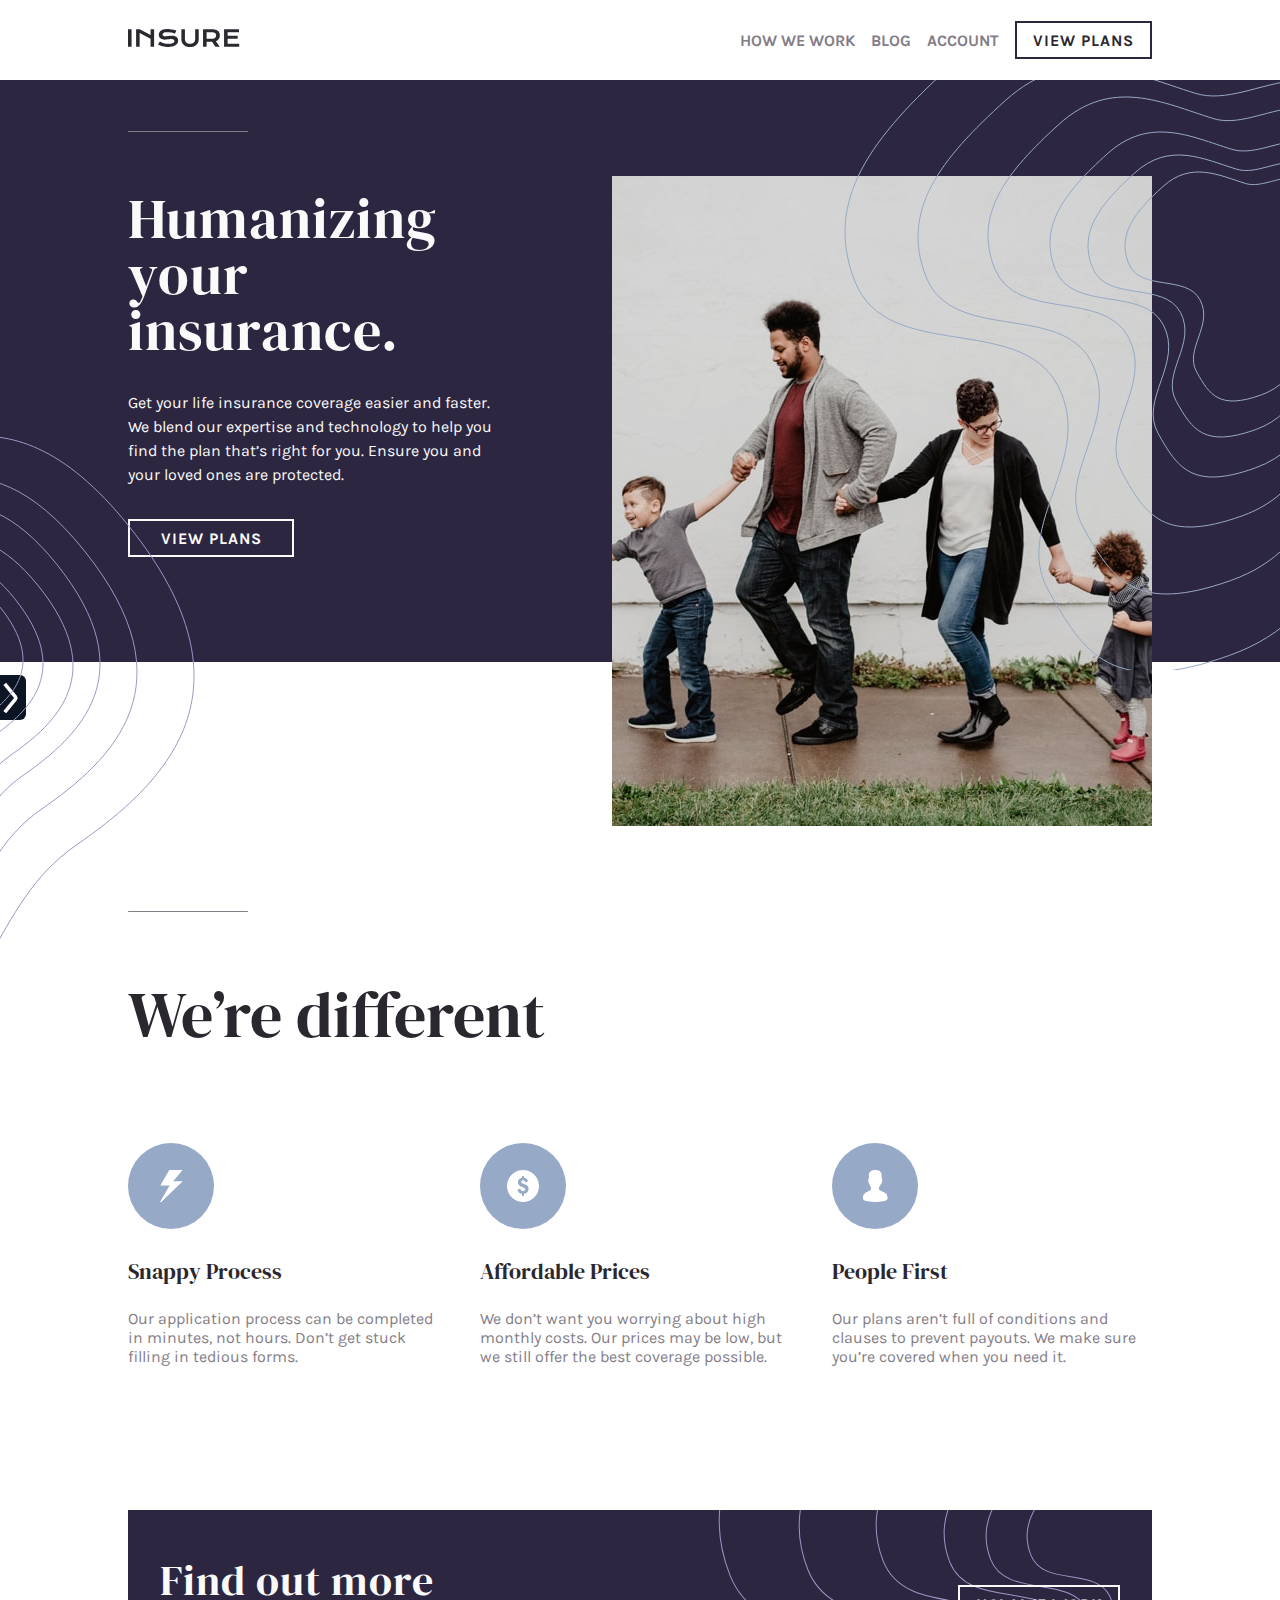
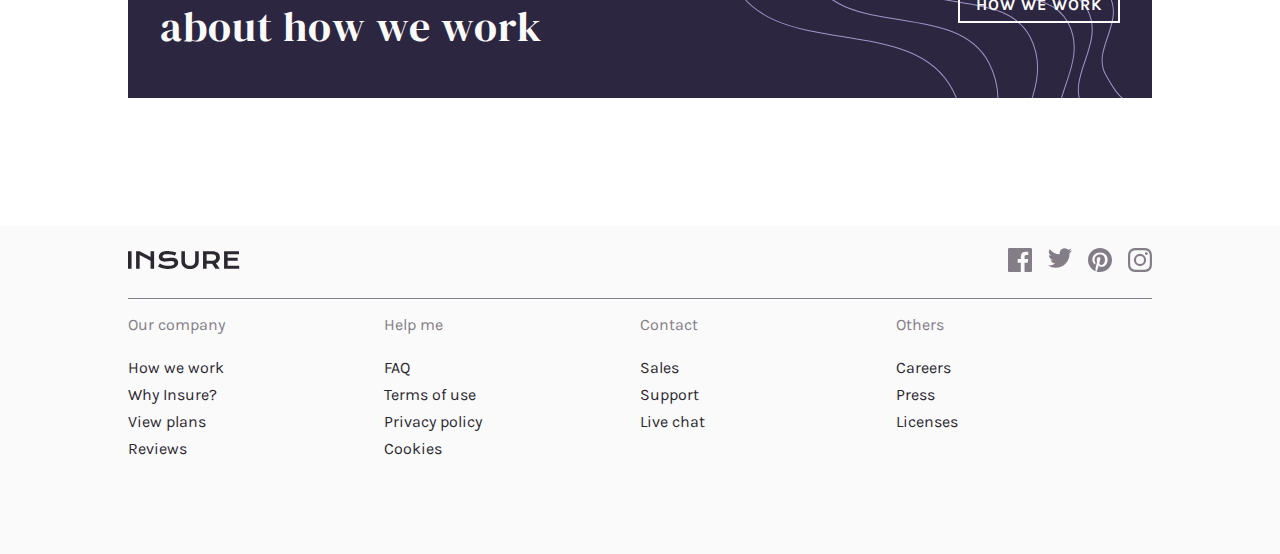
<file: insure-landing-page-master/index.html>
<!DOCTYPE html>
<html lang="en">
  <head>
    <meta charset="UTF-8" />
    <meta name="viewport" content="width=device-width, initial-scale=1.0" />
    <meta name="description" content="insure landing page" />
    <link rel="icon" type="image/png" sizes="32x32" href="./images/favicon-32x32.png" />
    <link rel="stylesheet" href="css/style.css" />
    <title>Frontend Mentor | Insure landing page | mohamedfarids</title>
  </head>
  <body>
    <nav>
      <div class="container">
        <div class="nav">
          <div class="nav__logo">
            <svg xmlns="http://www.w3.org/2000/svg" width="112" height="18">
              <path
                fill="#2C2830"
                d="M0 .224h3.578v17.53H0V.223zm8.086 0h3.555l10.923 5.72V.224h3.556v17.53h-3.556V9.711L11.641 4.026v13.727H8.086V.224zm23.81 12.314c.635.36 1.28.683 1.934.97.654.288 1.333.531 2.035.73.703.198 1.442.349 2.215.454.774.104 1.599.157 2.473.157 1.054 0 1.952-.07 2.692-.208.74-.138 1.344-.329 1.811-.572.467-.243.808-.533 1.02-.869.214-.336.32-.703.32-1.1 0-.635-.265-1.137-.796-1.507-.53-.37-1.35-.556-2.456-.556-.486 0-.998.032-1.537.096l-.811.1-.82.107a97.03 97.03 0 01-1.626.208c-.535.063-1.038.095-1.509.095-.785 0-1.538-.1-2.26-.303a5.98 5.98 0 01-1.917-.908 4.5 4.5 0 01-1.33-1.514c-.328-.606-.493-1.312-.493-2.12 0-.478.066-.953.196-1.424.131-.471.34-.922.628-1.352.288-.43.66-.83 1.116-1.2a6.682 6.682 0 011.655-.958c.646-.27 1.394-.48 2.243-.634.848-.153 1.814-.23 2.899-.23.785 0 1.573.043 2.366.129.792.086 1.564.207 2.316.364.751.157 1.475.346 2.17.567.695.22 1.342.465 1.94.734l-1.559 2.871a16.689 16.689 0 00-1.592-.6 18.789 18.789 0 00-1.783-.476 20.428 20.428 0 00-1.924-.32 17.169 17.169 0 00-2.024-.118c-.98 0-1.785.071-2.417.213-.632.143-1.135.324-1.508.544-.374.221-.634.468-.78.74a1.714 1.714 0 00-.219.814c0 .523.236.951.707 1.284.471.333 1.189.499 2.153.499.39 0 .836-.028 1.34-.084l.777-.089.816-.096a72.218 72.218 0 011.705-.185c.58-.056 1.142-.084 1.688-.084 1.031 0 1.945.115 2.742.347.796.232 1.463.563 2.001.993.539.43.946.95 1.223 1.559.277.609.415 1.291.415 2.046 0 1.01-.234 1.909-.701 2.698-.467.788-1.133 1.454-1.996 1.996-.864.542-1.905.953-3.124 1.233-1.218.28-2.575.421-4.07.421-.988 0-1.952-.062-2.894-.185a21.57 21.57 0 01-2.709-.527 20.3 20.3 0 01-2.467-.819A17.998 17.998 0 0130 15.421l1.895-2.883zM53.382.224h3.555V9.88c0 .793.109 1.498.326 2.114.216.617.54 1.139.97 1.565.43.426.962.75 1.598.97.635.22 1.375.33 2.22.33.838 0 1.576-.11 2.215-.33.64-.22 1.174-.544 1.604-.97.43-.426.753-.948.97-1.565.217-.616.325-1.321.325-2.114V.224h3.555v10.083c0 1.15-.194 2.198-.583 3.14a6.668 6.668 0 01-1.693 2.422c-.74.673-1.647 1.193-2.72 1.559-1.073.366-2.297.55-3.673.55-1.375 0-2.6-.184-3.673-.55-1.072-.366-1.979-.886-2.72-1.559a6.668 6.668 0 01-1.693-2.422c-.388-.942-.583-1.99-.583-3.14V.224zm21.667 0h8.916c1.346 0 2.513.14 3.5.42.986.281 1.805.687 2.455 1.218a4.907 4.907 0 011.453 1.94c.318.762.476 1.626.476 2.59 0 .651-.078 1.27-.235 1.857a5.512 5.512 0 01-.723 1.62 5.526 5.526 0 01-1.228 1.318 6.677 6.677 0 01-1.739.959l3.813 5.607h-4.351l-3.297-4.98-5.484-.01v4.99H75.05V.224zm9.006 9.466c.673 0 1.262-.079 1.766-.236.505-.157.928-.377 1.268-.661.34-.285.594-.63.762-1.038a3.54 3.54 0 00.253-1.362c0-.98-.337-1.737-1.01-2.272-.673-.534-1.686-.801-3.039-.801h-5.45v6.37h5.45zm12-9.466h14.927v3.118H99.611v3.5h10.071v2.926h-10.07v4.879h11.607v3.106H96.056V.224z"
              />
            </svg>
          </div>
          <button class="menu-btn" aria-label="toggle menu">
            <span class="menu-btn__open">
              <svg xmlns="http://www.w3.org/2000/svg" width="32" height="32">
                <g fill="none" fill-rule="evenodd">
                  <path
                    fill="#FFF"
                    stroke="#2C2830"
                    stroke-width="1.5"
                    d="M.75.75h30.5v30.5H.75z"
                  />
                  <g fill="#2C2830"><path d="M8 10h16v1.5H8zM8 15h16v1.5H8zM8 20h16v1.5H8z" /></g>
                </g>
              </svg>
            </span>
            <span class="menu-btn__close">
              <svg xmlns="http://www.w3.org/2000/svg" width="32" height="32">
                <g fill="none" fill-rule="evenodd">
                  <path
                    fill="#FFF"
                    stroke="#2C2830"
                    stroke-width="1.5"
                    d="M.75.75h30.5v30.5H.75z"
                  />
                  <g fill="#2C2830">
                    <path d="M10.873 9.563l11.314 11.314-1.06 1.06L9.813 10.623z" />
                    <path d="M9.813 20.877L21.127 9.563l1.06 1.06-11.314 11.314z" />
                  </g>
                </g>
              </svg>
            </span>
          </button>
          <ul class="nav__links">
            <li class="nav__link"><a href="#how-we-work"> How we work </a></li>
            <li class="nav__link"><a href="#"> Blog </a></li>
            <li class="nav__link"><a href="#"> Account </a></li>
            <li class="nav__link btn violet--btn"><a href="#"> View plans </a></li>
          </ul>
        </div>
      </div>
    </nav>
    <header>
      <svg
        xmlns="http://www.w3.org/2000/svg"
        width="436"
        height="590"
        class="bg-battern-intro-right"
      >
        <g fill="none" fill-rule="evenodd" stroke="#96A9C6">
          <path
            d="M341.639-24.675c-75.703-23.693-153.543-63.212-233.235 8.97C28.71 56.477-21.39 119.709 10.964 201.522c32.354 81.814 164.422 30.855 202.794 103.977 38.373 73.122-45.94 139.485-9.591 204.563 36.35 65.078 64.3 106.787 181.115 65.409 116.816-41.379 106.045-146.664 194.878-208.318 88.833-61.654 184.944-153.953 53.046-318.647S417.341-.98 341.64-24.674z"
          />
          <path
            d="M351.105 13.249c-61.583-19.24-124.905-51.33-189.734 7.283C96.543 79.146 55.786 130.491 82.105 196.925c26.32 66.434 133.755 25.055 164.971 84.43 31.216 59.377-37.372 113.266-7.802 166.11 29.57 52.845 52.306 86.713 147.334 53.113 95.028-33.6 86.267-119.094 158.53-169.158 72.265-50.064 150.45-125.012 43.153-258.747S412.688 32.489 351.105 13.249z"
          />
          <path
            d="M368.812 38.417C318.85 22.72 267.478-3.465 214.883 44.36c-52.594 47.825-85.66 89.72-64.307 143.926 21.353 54.206 108.513 20.443 133.838 68.89 25.325 48.448-30.32 92.418-6.33 135.536 23.99 43.117 42.436 70.752 119.531 43.336 77.095-27.415 69.987-97.173 128.614-138.022 58.627-40.85 122.058-102.003 35.009-211.122-87.049-109.12-142.465-32.788-192.426-48.487z"
          />
          <path
            d="M387.316 69.184c-40.295-12.596-81.728-33.603-124.147 4.768-42.419 38.371-69.087 71.984-51.865 115.475 17.221 43.491 87.518 16.402 107.943 55.273 20.425 38.87-24.453 74.148-5.105 108.743s34.225 56.767 96.404 34.77c62.179-21.996 56.446-77.965 103.73-110.739 47.284-32.774 98.442-81.839 28.236-169.388-70.207-87.55-114.901-26.307-155.196-38.902z"
          />
          <path
            d="M392.083 89.046c-32.91-10.295-66.749-27.467-101.393 3.897-34.643 31.365-56.424 58.84-42.358 94.389 14.065 35.549 71.477 13.407 88.158 45.179 16.682 31.772-19.971 60.609-4.17 88.886 15.803 28.277 27.953 46.4 78.735 28.42 50.782-17.979 46.1-63.727 84.718-90.516 38.617-26.79 80.398-66.895 23.06-138.457-57.339-71.562-93.841-21.503-126.75-31.798z"
          />
          <path
            d="M401.225 103.406c-26.718-8.36-54.191-22.305-82.318 3.165-28.127 25.47-45.81 47.78-34.39 76.649 11.419 28.868 58.03 10.887 71.574 36.688 13.544 25.8-16.214 49.217-3.385 72.18 12.83 22.963 22.694 37.68 63.923 23.08 41.229-14.6 37.428-51.75 68.78-73.505 31.353-21.755 65.275-54.323 18.723-112.435-46.553-58.112-76.188-17.462-102.907-25.822z"
          />
        </g>
      </svg>
      <svg
        xmlns="http://www.w3.org/2000/svg"
        width="195"
        height="504"
        class="bg-battern-intro-left"
      >
        <g fill="none" fill-rule="evenodd" stroke="#9E96C6">
          <path
            d="M-162.361 17.325c-75.703-23.693-153.543-63.212-233.235 8.97-79.693 72.182-129.794 135.414-97.44 217.227 32.354 81.814 164.422 30.855 202.794 103.977 38.373 73.122-45.94 139.485-9.591 204.563 36.35 65.078 64.3 106.787 181.115 65.409C-1.902 576.092-12.673 470.807 76.16 409.153c88.833-61.654 184.944-153.953 53.046-318.647S-86.659 41.02-162.36 17.326z"
          />
          <path
            d="M-152.895 55.249c-61.583-19.24-124.905-51.33-189.734 7.283-64.828 58.614-105.585 109.959-79.266 176.393 26.32 66.434 133.755 25.055 164.971 84.43 31.216 59.377-37.372 113.266-7.802 166.11 29.57 52.845 52.306 86.713 147.334 53.113 95.028-33.6 86.267-119.094 158.53-169.158 72.265-50.064 150.45-125.012 43.153-258.747S-91.312 74.489-152.895 55.249z"
          />
          <path
            d="M-135.188 80.417C-185.15 64.72-236.522 38.535-289.117 86.36c-52.594 47.825-85.66 89.72-64.307 143.926 21.353 54.206 108.513 20.443 133.838 68.89 25.325 48.448-30.32 92.418-6.33 135.536 23.99 43.117 42.436 70.752 119.531 43.336 77.095-27.415 69.987-97.173 128.614-138.022 58.627-40.85 122.058-102.003 35.009-211.122-87.049-109.12-142.465-32.788-192.426-48.487z"
          />
          <path
            d="M-116.684 111.184c-40.295-12.596-81.728-33.603-124.147 4.768-42.419 38.371-69.087 71.984-51.865 115.475 17.221 43.491 87.518 16.402 107.943 55.273 20.425 38.87-24.453 74.148-5.105 108.743s34.225 56.767 96.404 34.77c62.179-21.996 56.446-77.965 103.73-110.739 47.284-32.774 98.442-81.839 28.236-169.388-70.207-87.55-114.901-26.307-155.196-38.902z"
          />
          <path
            d="M-111.917 131.046c-32.91-10.295-66.749-27.467-101.393 3.897-34.643 31.365-56.424 58.84-42.358 94.389 14.065 35.549 71.477 13.407 88.158 45.179 16.682 31.772-19.971 60.609-4.17 88.886 15.803 28.277 27.953 46.4 78.735 28.42 50.782-17.979 46.1-63.727 84.718-90.516 38.617-26.79 80.398-66.895 23.06-138.457-57.339-71.562-93.841-21.503-126.75-31.798z"
          />
          <path
            d="M-102.775 145.406c-26.718-8.36-54.191-22.305-82.318 3.165-28.127 25.47-45.81 47.78-34.39 76.649 11.419 28.868 58.03 10.887 71.574 36.688 13.544 25.8-16.214 49.217-3.385 72.18 12.83 22.963 22.694 37.68 63.923 23.08 41.229-14.6 37.428-51.75 68.78-73.505C12.762 261.908 46.684 229.34.132 171.228c-46.553-58.112-76.188-17.462-102.907-25.822z"
          />
        </g>
      </svg>
      <img src="./images/image-intro-desktop.jpg" alt="" class="header-img-mobile" />
      <div class="container">
        <div class="main-header">
          <div class="header-info">
            <h1 class="header-info__heading">Humanizing your insurance.</h1>
            <p class="header-info__subtitle">
              Get your life insurance coverage easier and faster. We blend our expertise and
              technology to help you find the plan that’s right for you. Ensure you and your loved
              ones are protected.
            </p>
            <a class="header-info__btn btn"> View plans </a>
          </div>
          <div class="header-img-container">
            <img src="./images/image-intro-desktop.jpg" alt="" class="main-header__img" />
          </div>
        </div>
      </div>
    </header>
    <section>
      <div class="container">
        <div class="features">
          <h2 class="features__heading">We’re different</h2>
          <div class="feature">
            <div class="feature__icon">
              <svg xmlns="http://www.w3.org/2000/svg" width="86" height="86">
                <g fill="none" fill-rule="evenodd">
                  <circle cx="43" cy="43" r="43" fill="#96A9C6" />
                  <path
                    fill="#FFF"
                    fill-rule="nonzero"
                    d="M32 59h1.195l21.072-20.146c.276-.356.123-.534-.46-.534H45.11l9.158-10.786c.276-.356.061-.534-.612-.534h-11.67c-.337 0-.613.119-.888.356l-8.515 14.645c-.061.356.122.534.582.534h8.423L32 59z"
                  />
                </g>
              </svg>
            </div>
            <h3 class="feature__heading">Snappy Process</h3>
            <p class="feature__desc">
              Our application process can be completed in minutes, not hours. Don’t get stuck
              filling in tedious forms.
            </p>
          </div>
          <div class="feature">
            <div class="feature__icon">
              <svg xmlns="http://www.w3.org/2000/svg" width="86" height="86">
                <g fill="none" fill-rule="evenodd">
                  <circle cx="43" cy="43" r="43" fill="#96A9C6" />
                  <path
                    fill="#FFF"
                    fill-rule="nonzero"
                    d="M43 27c-8.836 0-16 7.164-16 16s7.164 16 16 16c8.838 0 16-7.164 16-16s-7.162-16-16-16zm4.363 22.178c-.787.883-1.924 1.402-3.41 1.558V53H42.06v-2.252c-2.479-.254-4.012-1.695-4.604-4.32l2.93-.764c.271 1.65 1.17 2.475 2.695 2.475.713 0 1.24-.176 1.576-.53a1.79 1.79 0 00.504-1.279c0-.518-.168-.91-.504-1.176-.336-.267-1.084-.605-2.242-1.015-1.04-.362-1.855-.717-2.441-1.073a4.032 4.032 0 01-1.428-1.48c-.365-.637-.549-1.379-.549-2.223 0-1.107.328-2.105.98-2.992.653-.885 1.68-1.426 3.083-1.623V33h1.894v1.748c2.117.254 3.488 1.451 4.111 3.594l-2.609 1.07c-.51-1.469-1.295-2.203-2.361-2.203-.535 0-.965.164-1.287.492a1.636 1.636 0 00-.487 1.194c0 .476.157.841.47 1.097.31.254.98.569 2.003.946 1.125.41 2.008.798 2.647 1.164a4.16 4.16 0 011.533 1.513c.38.645.572 1.397.572 2.258 0 1.322-.395 2.424-1.182 3.305z"
                  />
                </g>
              </svg>
            </div>
            <h3 class="feature__heading">Affordable Prices</h3>
            <p class="feature__desc">
              We don’t want you worrying about high monthly costs. Our prices may be low, but we
              still offer the best coverage possible.
            </p>
          </div>
          <div class="feature">
            <div class="feature__icon">
              <svg xmlns="http://www.w3.org/2000/svg" width="86" height="86">
                <g fill="none" fill-rule="evenodd">
                  <circle cx="43" cy="43" r="43" fill="#96A9C6" />
                  <path
                    fill="#FFF"
                    fill-rule="nonzero"
                    d="M52.874 49.874l-5.095-2.547c-.48-.24-.779-.724-.779-1.261v-1.804c.122-.149.25-.32.383-.507.661-.933 1.19-1.972 1.576-3.093a2.116 2.116 0 001.241-1.929V36.6c0-.514-.192-1.011-.533-1.4v-2.837c.03-.293.147-2.04-1.116-3.48C47.455 27.633 45.678 27 43.267 27c-2.412 0-4.19.634-5.285 1.883-1.263 1.44-1.145 3.187-1.115 3.48V35.2a2.127 2.127 0 00-.534 1.4v2.133c0 .65.295 1.255.799 1.658.488 1.935 1.51 3.392 1.868 3.86v1.765c0 .516-.282.99-.734 1.237l-4.758 2.596A4.81 4.81 0 0031 54.073V55.8c0 2.531 8.024 3.2 12.267 3.2 4.242 0 12.266-.669 12.266-3.2v-1.623a4.786 4.786 0 00-2.659-4.303z"
                  />
                </g>
              </svg>
            </div>
            <h3 class="feature__heading">People First</h3>
            <p class="feature__desc">
              Our plans aren’t full of conditions and clauses to prevent payouts. We make sure
              you’re covered when you need it.
            </p>
          </div>
        </div>
      </div>
    </section>

    <section id="how-we-work">
      <div class="container">
        <div class="how-we-work-section">
          <h2 class="how-we-work-section__heading">Find out more about how we work</h2>
          <a href="#" class="btn">How we work</a>
        </div>
      </div>
    </section>

    <footer>
      <div class="container">
        <div class="main-footer">
          <header class="main-footer__header">
            <div class="footer__logo">
              <svg xmlns="http://www.w3.org/2000/svg" width="112" height="18">
                <path
                  fill="#2C2830"
                  d="M0 .224h3.578v17.53H0V.223zm8.086 0h3.555l10.923 5.72V.224h3.556v17.53h-3.556V9.711L11.641 4.026v13.727H8.086V.224zm23.81 12.314c.635.36 1.28.683 1.934.97.654.288 1.333.531 2.035.73.703.198 1.442.349 2.215.454.774.104 1.599.157 2.473.157 1.054 0 1.952-.07 2.692-.208.74-.138 1.344-.329 1.811-.572.467-.243.808-.533 1.02-.869.214-.336.32-.703.32-1.1 0-.635-.265-1.137-.796-1.507-.53-.37-1.35-.556-2.456-.556-.486 0-.998.032-1.537.096l-.811.1-.82.107a97.03 97.03 0 01-1.626.208c-.535.063-1.038.095-1.509.095-.785 0-1.538-.1-2.26-.303a5.98 5.98 0 01-1.917-.908 4.5 4.5 0 01-1.33-1.514c-.328-.606-.493-1.312-.493-2.12 0-.478.066-.953.196-1.424.131-.471.34-.922.628-1.352.288-.43.66-.83 1.116-1.2a6.682 6.682 0 011.655-.958c.646-.27 1.394-.48 2.243-.634.848-.153 1.814-.23 2.899-.23.785 0 1.573.043 2.366.129.792.086 1.564.207 2.316.364.751.157 1.475.346 2.17.567.695.22 1.342.465 1.94.734l-1.559 2.871a16.689 16.689 0 00-1.592-.6 18.789 18.789 0 00-1.783-.476 20.428 20.428 0 00-1.924-.32 17.169 17.169 0 00-2.024-.118c-.98 0-1.785.071-2.417.213-.632.143-1.135.324-1.508.544-.374.221-.634.468-.78.74a1.714 1.714 0 00-.219.814c0 .523.236.951.707 1.284.471.333 1.189.499 2.153.499.39 0 .836-.028 1.34-.084l.777-.089.816-.096a72.218 72.218 0 011.705-.185c.58-.056 1.142-.084 1.688-.084 1.031 0 1.945.115 2.742.347.796.232 1.463.563 2.001.993.539.43.946.95 1.223 1.559.277.609.415 1.291.415 2.046 0 1.01-.234 1.909-.701 2.698-.467.788-1.133 1.454-1.996 1.996-.864.542-1.905.953-3.124 1.233-1.218.28-2.575.421-4.07.421-.988 0-1.952-.062-2.894-.185a21.57 21.57 0 01-2.709-.527 20.3 20.3 0 01-2.467-.819A17.998 17.998 0 0130 15.421l1.895-2.883zM53.382.224h3.555V9.88c0 .793.109 1.498.326 2.114.216.617.54 1.139.97 1.565.43.426.962.75 1.598.97.635.22 1.375.33 2.22.33.838 0 1.576-.11 2.215-.33.64-.22 1.174-.544 1.604-.97.43-.426.753-.948.97-1.565.217-.616.325-1.321.325-2.114V.224h3.555v10.083c0 1.15-.194 2.198-.583 3.14a6.668 6.668 0 01-1.693 2.422c-.74.673-1.647 1.193-2.72 1.559-1.073.366-2.297.55-3.673.55-1.375 0-2.6-.184-3.673-.55-1.072-.366-1.979-.886-2.72-1.559a6.668 6.668 0 01-1.693-2.422c-.388-.942-.583-1.99-.583-3.14V.224zm21.667 0h8.916c1.346 0 2.513.14 3.5.42.986.281 1.805.687 2.455 1.218a4.907 4.907 0 011.453 1.94c.318.762.476 1.626.476 2.59 0 .651-.078 1.27-.235 1.857a5.512 5.512 0 01-.723 1.62 5.526 5.526 0 01-1.228 1.318 6.677 6.677 0 01-1.739.959l3.813 5.607h-4.351l-3.297-4.98-5.484-.01v4.99H75.05V.224zm9.006 9.466c.673 0 1.262-.079 1.766-.236.505-.157.928-.377 1.268-.661.34-.285.594-.63.762-1.038a3.54 3.54 0 00.253-1.362c0-.98-.337-1.737-1.01-2.272-.673-.534-1.686-.801-3.039-.801h-5.45v6.37h5.45zm12-9.466h14.927v3.118H99.611v3.5h10.071v2.926h-10.07v4.879h11.607v3.106H96.056V.224z"
                />
              </svg>
            </div>
            <ul class="social_icons">
              <li class="social__icon">
                <svg xmlns="http://www.w3.org/2000/svg" width="24" height="24">
                  <path
                    fill="#837D88"
                    d="M22.675 0H1.325C.593 0 0 .593 0 1.325v21.351C0 23.407.593 24 1.325 24H12.82v-9.294H9.692v-3.622h3.128V8.413c0-3.1 1.893-4.788 4.659-4.788 1.325 0 2.463.099 2.795.143v3.24l-1.918.001c-1.504 0-1.795.715-1.795 1.763v2.313h3.587l-.467 3.622h-3.12V24h6.116c.73 0 1.323-.593 1.323-1.325V1.325C24 .593 23.407 0 22.675 0z"
                  />
                </svg>
              </li>
              <li class="social__icon">
                <svg xmlns="http://www.w3.org/2000/svg" width="24" height="20">
                  <path
                    fill="#837D88"
                    d="M24 2.557a9.83 9.83 0 01-2.828.775A4.932 4.932 0 0023.337.608a9.864 9.864 0 01-3.127 1.195A4.916 4.916 0 0016.616.248c-3.179 0-5.515 2.966-4.797 6.045A13.978 13.978 0 011.671 1.149a4.93 4.93 0 001.523 6.574 4.903 4.903 0 01-2.229-.616c-.054 2.281 1.581 4.415 3.949 4.89a4.935 4.935 0 01-2.224.084 4.928 4.928 0 004.6 3.419A9.9 9.9 0 010 17.54a13.94 13.94 0 007.548 2.212c9.142 0 14.307-7.721 13.995-14.646A10.025 10.025 0 0024 2.557z"
                  />
                </svg>
              </li>
              <li class="social__icon">
                <svg xmlns="http://www.w3.org/2000/svg" width="24" height="24">
                  <path
                    fill="#837D88"
                    d="M12 0C5.373 0 0 5.372 0 12c0 5.084 3.163 9.426 7.627 11.174-.105-.949-.2-2.405.042-3.441.218-.937 1.407-5.965 1.407-5.965s-.359-.719-.359-1.782c0-1.668.967-2.914 2.171-2.914 1.023 0 1.518.769 1.518 1.69 0 1.029-.655 2.568-.994 3.995-.283 1.194.599 2.169 1.777 2.169 2.133 0 3.772-2.249 3.772-5.495 0-2.873-2.064-4.882-5.012-4.882-3.414 0-5.418 2.561-5.418 5.207 0 1.031.397 2.138.893 2.738a.36.36 0 01.083.345l-.333 1.36c-.053.22-.174.267-.402.161-1.499-.698-2.436-2.889-2.436-4.649 0-3.785 2.75-7.262 7.929-7.262 4.163 0 7.398 2.967 7.398 6.931 0 4.136-2.607 7.464-6.227 7.464-1.216 0-2.359-.631-2.75-1.378l-.748 2.853c-.271 1.043-1.002 2.35-1.492 3.146C9.57 23.812 10.763 24 12 24c6.627 0 12-5.373 12-12 0-6.628-5.373-12-12-12z"
                  />
                </svg>
              </li>
              <li class="social__icon">
                <svg xmlns="http://www.w3.org/2000/svg" width="24" height="24">
                  <path
                    fill="#837D88"
                    d="M12 2.163c3.204 0 3.584.012 4.85.07 3.252.148 4.771 1.691 4.919 4.919.058 1.265.069 1.645.069 4.849 0 3.205-.012 3.584-.069 4.849-.149 3.225-1.664 4.771-4.919 4.919-1.266.058-1.644.07-4.85.07-3.204 0-3.584-.012-4.849-.07-3.26-.149-4.771-1.699-4.919-4.92-.058-1.265-.07-1.644-.07-4.849 0-3.204.013-3.583.07-4.849.149-3.227 1.664-4.771 4.919-4.919 1.266-.057 1.645-.069 4.849-.069zM12 0C8.741 0 8.333.014 7.053.072 2.695.272.273 2.69.073 7.052.014 8.333 0 8.741 0 12c0 3.259.014 3.668.072 4.948.2 4.358 2.618 6.78 6.98 6.98C8.333 23.986 8.741 24 12 24c3.259 0 3.668-.014 4.948-.072 4.354-.2 6.782-2.618 6.979-6.98.059-1.28.073-1.689.073-4.948 0-3.259-.014-3.667-.072-4.947-.196-4.354-2.617-6.78-6.979-6.98C15.668.014 15.259 0 12 0zm0 5.838a6.162 6.162 0 100 12.324 6.162 6.162 0 000-12.324zM12 16a4 4 0 110-8 4 4 0 010 8zm6.406-11.845a1.44 1.44 0 100 2.881 1.44 1.44 0 000-2.881z"
                  />
                </svg>
              </li>
            </ul>
          </header>
          <div class="footer-section">
            <p class="footer-section__heading">Our company</p>
            <a href="" class="footer-section__link">How we work</a>
            <a href="" class="footer-section__link">Why Insure?</a>
            <a href="" class="footer-section__link">View plans</a>
            <a href="" class="footer-section__link">Reviews</a>
          </div>
          <div class="footer-section">
            <p class="footer-section__heading">Help me</p>
            <a href="" class="footer-section__link">FAQ</a>
            <a href="" class="footer-section__link">Terms of use</a>
            <a href="" class="footer-section__link">Privacy policy</a>
            <a href="" class="footer-section__link">Cookies</a>
          </div>
          <div class="footer-section">
            <p class="footer-section__heading">Contact</p>
            <a href="" class="footer-section__link">Sales</a>
            <a href="" class="footer-section__link">Support</a>
            <a href="" class="footer-section__link">Live chat</a>
          </div>
          <div class="footer-section">
            <p class="footer-section__heading">Others</p>
            <a href="" class="footer-section__link">Careers</a>
            <a href="" class="footer-section__link">Press</a>
            <a href="" class="footer-section__link">Licenses</a>
          </div>
        </div>
      </div>
    </footer>
  </body>
  <script src="./javascript/script.js" type="module"></script>
  <script src="./javascript/attribution.js"></script>
</html>
</file>
<file: insure-landing-page-master/css/style.css>
@import url("https://fonts.googleapis.com/css2?family=DM+Serif+Display&family=Karla:wght@400;700&display=swap");
.btn {
  cursor: pointer;
  letter-spacing: 1px;
  padding: 0.5rem 1rem;
  color: var(--very-light-gray);
  border: 2px solid var(--very-light-gray);
  background: transparent;
  font-weight: 700;
  font-size: 1rem;
  max-height: 38px;
  max-width: 166px;
  text-transform: uppercase;
  display: -ms-grid;
  display: grid;
  place-items: center;
}

.btn:hover {
  color: var(--dark-violet) !important;
  background-color: var(--very-light-gray);
  border: 2px solid var(--very-light-gray);
}

.violet--btn {
  color: var(--very-dark-violet);
  border: 2px solid var(--dark-violet);
}

.violet--btn:hover {
  color: var(--very-light-gray) !important;
  background-color: var(--dark-violet);
}

:root {
  --dark-violet: hsl(256, 26%, 20%);
  --grayish-blue: hsl(216, 30%, 68%);
  --very-dark-violet: hsl(270, 9%, 17%);
  --dark-grayish-violet: hsl(273, 4%, 51%);
  --very-light-gray: hsl(0, 0%, 98%);
}

*,
*::before,
*::after {
  -webkit-box-sizing: border-box;
          box-sizing: border-box;
}

html {
  scroll-behavior: smooth;
}

button:focus {
  outline: none;
}

ul,
body,
div {
  padding: 0;
  margin: 0;
}

a {
  text-decoration: none;
  color: inherit;
}

ul {
  list-style: none;
}

h1,
h2,
h3,
h4,
h5 {
  font-family: "DM Serif Display", serif;
  font-weight: 400;
}

body {
  font-family: "Karla", sans-serif;
  font-size: 16px;
}

body > header {
  position: relative;
  background: var(--dark-violet);
}

body > header .bg-battern-intro-right,
body > header .bg-battern-intro-left {
  position: absolute;
  z-index: 50;
}

body > header .bg-battern-intro-right {
  right: 0px;
  top: 0px;
}

body > header .bg-battern-intro-left {
  left: 0px;
  bottom: -278px;
}

@media screen and (max-width: 800px) {
  body > header {
    background: url(../images/bg-pattern-intro-left-mobile.svg) no-repeat left top 440px, url(../images/bg-pattern-intro-right-mobile.svg) no-repeat right bottom -150px, var(--dark-violet);
  }
  body > header .bg-battern-intro-right,
  body > header .bg-battern-intro-left {
    display: none;
  }
}

body > footer {
  background-color: var(--very-light-gray);
}

.container {
  margin: 0 auto;
  width: 80%;
  max-width: 1440px;
}

@media (max-width: 1027px) {
  .container {
    width: 90%;
  }
}

.main-header .header-info__heading, .features__heading {
  position: relative;
}

.main-header .header-info__heading::before, .features__heading::before {
  content: "";
  position: absolute;
  width: 120px;
  min-height: 1px;
  border-radius: 3px;
  top: -60px;
  background-color: var(--dark-grayish-violet);
}

@media screen and (max-width: 1027px) {
  .main-header .header-info__heading::before, .features__heading::before {
    display: none;
  }
}

.nav {
  padding: 1rem 0;
  display: -webkit-box;
  display: -ms-flexbox;
  display: flex;
  -webkit-box-pack: justify;
      -ms-flex-pack: justify;
          justify-content: space-between;
  -webkit-box-align: center;
      -ms-flex-align: center;
          align-items: center;
  height: 80px;
}

.nav .nav__links {
  display: -webkit-box;
  display: -ms-flexbox;
  display: flex;
  -webkit-box-align: center;
      -ms-flex-align: center;
          align-items: center;
  gap: 1rem;
  font-weight: 700;
  color: var(--dark-grayish-violet);
  text-transform: uppercase;
}

.nav .nav__links .nav__link:hover {
  color: var(--very-dark-violet);
}

.nav .menu-btn {
  display: none;
}

@media screen and (max-width: 800px) {
  .nav .menu-btn {
    cursor: pointer;
    border: none;
    background-color: transparent;
    display: block;
    z-index: 10;
  }
  .nav .nav__links {
    display: none;
    height: 0px;
  }
  .nav .menu-btn > .menu-btn__open {
    display: block;
  }
  .nav .menu-btn > .menu-btn__close {
    display: none;
  }
  .nav .menu-btn.opened > .menu-btn__open {
    display: none;
  }
  .nav .menu-btn.opened > .menu-btn__close {
    display: block;
  }
  .nav .menu-btn.opened ~ .nav__links {
    position: absolute;
    display: -webkit-box;
    display: -ms-flexbox;
    display: flex;
    -webkit-box-orient: vertical;
    -webkit-box-direction: normal;
        -ms-flex-direction: column;
            flex-direction: column;
    gap: 2rem;
    top: 80px;
    left: 0px;
    right: 0px;
    z-index: 1;
    color: var(--very-light-gray);
    font-size: 1.5rem;
    padding-top: 2rem;
    font-weight: 400;
    background: url(../images/bg-pattern-mobile-nav.svg) no-repeat bottom, var(--very-dark-violet);
    -webkit-transition: all 400ms ease-in-out;
    transition: all 400ms ease-in-out;
    height: 90vh;
  }
  .nav .menu-btn.opened ~ .nav__links .nav__link:hover {
    color: var(--very-light-gray);
  }
}

.header-img-mobile {
  display: none;
}

@media (max-width: 1027px) {
  .header-img-mobile {
    display: block;
    -o-object-fit: cover;
       object-fit: cover;
    width: 100%;
  }
}

.main-header {
  position: relative;
  display: -ms-grid;
  display: grid;
  grid-gap: 2rem;
  -ms-grid-columns: 1fr 1fr;
      grid-template-columns: 1fr 1fr;
  -ms-grid-rows: (auto)[2];
      grid-template-rows: repeat(2, auto);
  -webkit-box-align: center;
      -ms-flex-align: center;
          align-items: center;
  color: var(--very-light-gray);
}

.main-header .header-info {
  display: -webkit-box;
  display: -ms-flexbox;
  display: flex;
  -webkit-box-orient: vertical;
  -webkit-box-direction: normal;
      -ms-flex-direction: column;
          flex-direction: column;
  -webkit-box-pack: center;
      -ms-flex-pack: center;
          justify-content: center;
}

.main-header .header-info__heading {
  font-weight: 400;
  letter-spacing: 1px;
  line-height: 1em;
  font-size: 3.5em;
  max-width: 16ch;
  margin-bottom: 2rem;
}

.main-header .header-info__subtitle {
  margin-bottom: 2em;
  margin-top: 0px;
  max-width: 58ch;
  line-height: 1.5em;
}

.main-header .header-img-container {
  max-height: 550px;
  padding-top: 6rem;
  padding-left: 5rem;
}

@media (max-width: 1027px) {
  .main-header {
    -ms-grid-columns: 1fr;
        grid-template-columns: 1fr;
    justify-items: center;
    padding-top: 4rem;
    padding-bottom: 4rem;
  }
  .main-header .header-info {
    text-align: center;
    -webkit-box-align: center;
        -ms-flex-align: center;
            align-items: center;
  }
  .main-header .header-img-container {
    display: none;
  }
}

@media (max-width: 420px) {
  .main-header .header-info__heading {
    font-size: 3em;
    max-width: 20ch;
    letter-spacing: 0px;
  }
  .main-header .header-info__subtitle {
    max-width: 40ch;
  }
}

.features {
  display: -ms-grid;
  display: grid;
  -ms-grid-columns: 1fr 1fr 1fr;
      grid-template-columns: 1fr 1fr 1fr;
  grid-gap: 2rem;
  padding-top: 16rem;
  color: var(--very-dark-violet);
  font-size: 1rem;
}

.features__heading {
  font-size: 4em;
  grid-column: 1/-1;
}

.features .feature__heading {
  font-size: 1.4em;
}

.features .feature__desc {
  color: var(--dark-grayish-violet);
}

@media (max-width: 1027px) {
  .features {
    padding-top: 6rem;
    text-align: center;
    -ms-grid-columns: 1fr;
        grid-template-columns: 1fr;
  }
}

.how-we-work-section {
  color: var(--very-light-gray);
  background: url(../images/bg-pattern-how-we-work-desktop.svg) no-repeat right top, var(--dark-violet);
  padding: 3rem 2rem;
  margin-top: 8rem;
  display: -ms-grid;
  display: grid;
  -ms-grid-columns: 5fr 7fr;
      grid-template-columns: 5fr 7fr;
  -webkit-box-align: center;
      -ms-flex-align: center;
          align-items: center;
  justify-items: end;
  grid-gap: 2rem;
}

.how-we-work-section__heading {
  font-size: 2.6rem;
  letter-spacing: 1px;
  font-weight: 400;
  line-height: 1.1em;
  margin: 0;
}

@media (max-width: 1027px) {
  .how-we-work-section {
    padding: 4rem 2rem;
    -ms-grid-columns: 1fr;
        grid-template-columns: 1fr;
    justify-items: center;
    text-align: center;
    background: url(../images//bg-pattern-how-we-work-mobile.svg) no-repeat right top, var(--dark-violet);
  }
}

.main-footer {
  margin-top: 8rem;
  padding-bottom: 6rem;
  display: -ms-grid;
  display: grid;
  -ms-grid-columns: (minmax(240px, 1fr))[auto-fit];
      grid-template-columns: repeat(auto-fit, minmax(240px, 1fr));
}

.main-footer__header {
  grid-column: 1/-1;
  display: -webkit-box;
  display: -ms-flexbox;
  display: flex;
  -webkit-box-pack: justify;
      -ms-flex-pack: justify;
          justify-content: space-between;
  -webkit-box-align: center;
      -ms-flex-align: center;
          align-items: center;
  padding: 1.4rem 0px;
  border-bottom: 0.5px solid var(--dark-grayish-violet);
  gap: 1rem;
}

.main-footer__header .social_icons {
  display: -webkit-box;
  display: -ms-flexbox;
  display: flex;
  gap: 1rem;
}

.main-footer .footer-section {
  display: -webkit-box;
  display: -ms-flexbox;
  display: flex;
  -webkit-box-orient: vertical;
  -webkit-box-direction: normal;
      -ms-flex-direction: column;
          flex-direction: column;
  gap: 0.5rem;
  color: var(--very-dark-violet);
}

.main-footer .footer-section__heading {
  color: var(--dark-grayish-violet);
}

.main-footer .social__icon:hover {
  cursor: pointer;
}

.main-footer .social__icon:hover svg path {
  fill: var(--very-dark-violet);
}

@media (max-width: 420px) {
  .main-footer__header {
    -webkit-box-orient: vertical;
    -webkit-box-direction: normal;
        -ms-flex-direction: column;
            flex-direction: column;
  }
  .main-footer .footer-section {
    text-align: center;
  }
}
/*# sourceMappingURL=style.css.map */
</file>
